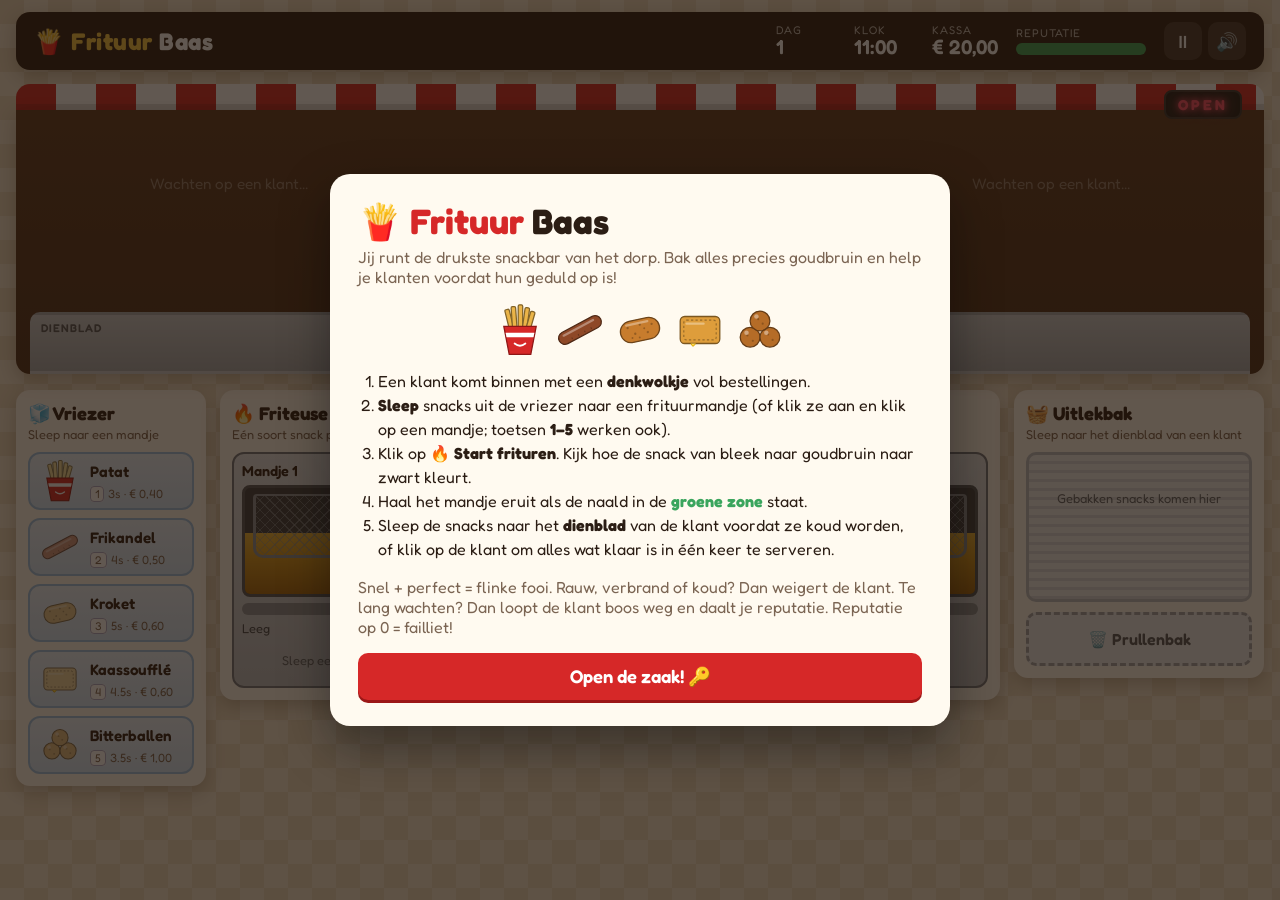
<file: index.html>
<!doctype html>
<html lang="nl">
<head>
  <meta charset="utf-8">
  <meta name="viewport" content="width=device-width, initial-scale=1">
  <title>Frituur Baas</title>
  <meta name="description" content="Run je eigen snackbar: frituur patat, frikandellen, kroketten, kaassoufflés en bitterballen precies goudbruin en help je klanten op tijd.">
  <link rel="preconnect" href="https://fonts.googleapis.com">
  <link rel="preconnect" href="https://fonts.gstatic.com" crossorigin>
  <link href="https://fonts.googleapis.com/css2?family=Fredoka:wght@400;500;600;700&display=swap" rel="stylesheet">
  <link rel="stylesheet" href="style.css">
</head>
<body>
  <div id="app">
    <header class="hud">
      <div class="brand">🍟 Frituur <span>Baas</span></div>
      <div class="stat"><span class="label">Dag</span><span class="value" id="hud-day">1</span></div>
      <div class="stat"><span class="label">Klok</span><span class="value" id="hud-clock">11:00</span></div>
      <div class="stat"><span class="label">Kassa</span><span class="value" id="hud-money">€ 20,00</span></div>
      <div class="stat rep">
        <span class="label">Reputatie</span>
        <div class="repbar"><div id="hud-rep"></div></div>
      </div>
      <div class="hud-buttons">
        <button class="iconbtn" data-act="pause" title="Pauze (P)">⏸</button>
        <button class="iconbtn" data-act="mute" id="btn-mute" title="Geluid aan/uit">🔊</button>
      </div>
    </header>

    <section class="counter">
      <div class="awning"></div>
      <div class="counter-top">
        <div id="open-sign" class="open-sign">OPEN</div>
        <div id="customers" class="customers"></div>
      </div>
    </section>

    <section class="kitchen">
      <div class="panel stock-panel">
        <h2>🧊 Vriezer</h2>
        <p class="panel-sub">Sleep naar een mandje</p>
        <div id="stock" class="stock"></div>
      </div>

      <div class="panel fryer-panel">
        <h2>🔥 Friteuse</h2>
        <p class="panel-sub">Eén soort snack per mandje · haal eruit in de <b class="ok">groene</b> zone</p>
        <div id="baskets" class="baskets"></div>
      </div>

      <div class="panel holding-panel">
        <h2>🧺 Uitlekbak</h2>
        <p class="panel-sub">Sleep naar het dienblad van een klant</p>
        <div id="holding" class="holding" data-drop="holding"></div>
        <div id="trash" class="trash" data-drop="trash">🗑️ Prullenbak</div>
      </div>
    </section>

    <div id="hint" class="hint"></div>
    <a class="mobile-link" href="mobile.html">📱 Op je telefoon? Speel de mobiele versie</a>
  </div>

  <div id="toasts" class="toasts" aria-live="polite"></div>
  <div id="overlay" class="overlay"></div>

  <script src="game.js"></script>
</body>
</html>
</file>
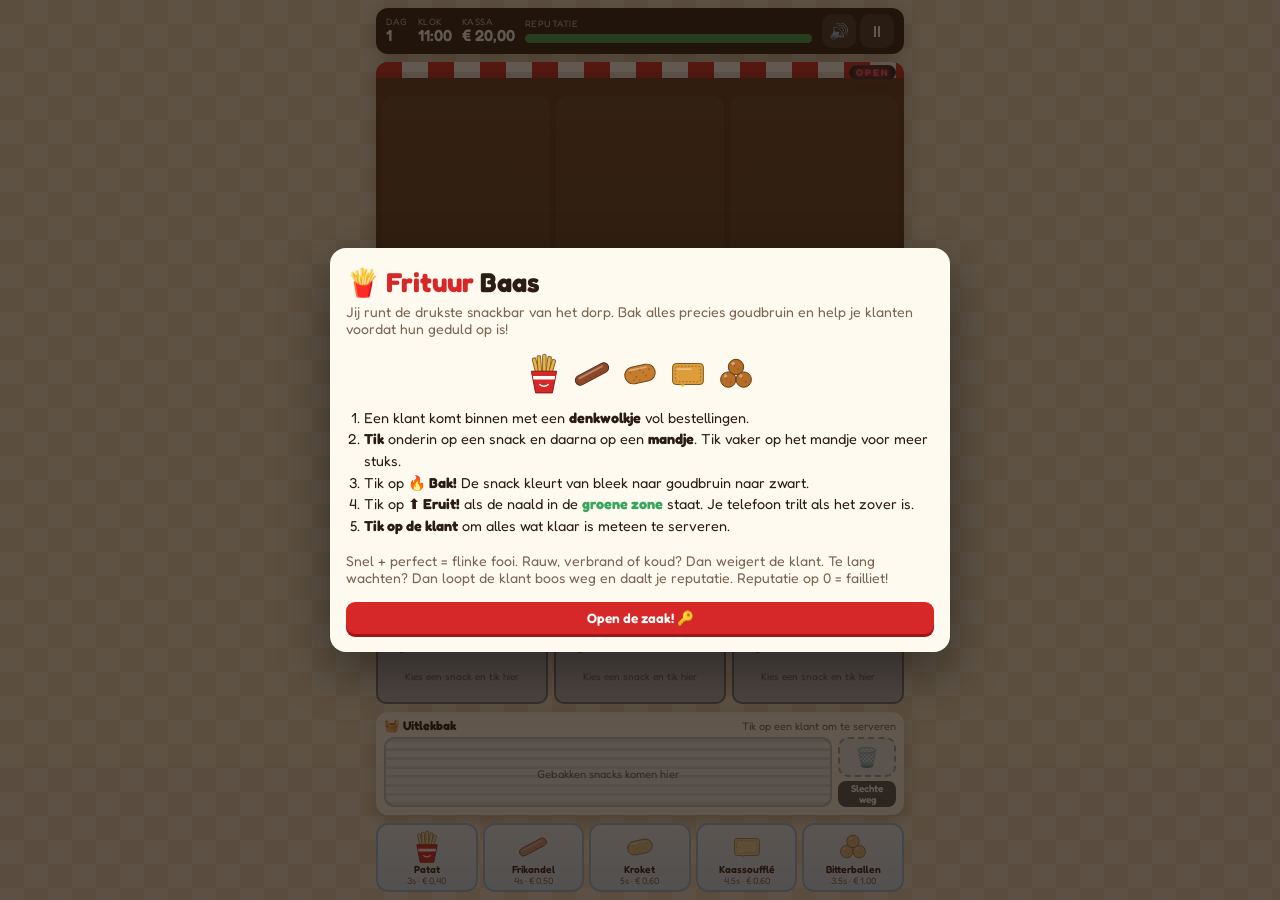
<file: mobile.html>
<!doctype html>
<html lang="nl">
<head>
  <meta charset="utf-8">
  <meta name="viewport" content="width=device-width, initial-scale=1, maximum-scale=1, viewport-fit=cover">
  <meta name="theme-color" content="#2b1d14">
  <meta name="apple-mobile-web-app-capable" content="yes">
  <title>Frituur Baas Mobiel</title>
  <meta name="description" content="Frituur Baas voor je telefoon: alles op één scherm, tikken in plaats van slepen.">
  <link rel="preconnect" href="https://fonts.googleapis.com">
  <link rel="preconnect" href="https://fonts.gstatic.com" crossorigin>
  <link href="https://fonts.googleapis.com/css2?family=Fredoka:wght@400;500;600;700&display=swap" rel="stylesheet">
  <link rel="stylesheet" href="style.css">
  <link rel="stylesheet" href="mobile.css">
</head>
<body class="mobile">
  <div id="app" class="m-app">
    <header class="hud">
      <div class="stat"><span class="label">Dag</span><span class="value" id="hud-day">1</span></div>
      <div class="stat"><span class="label">Klok</span><span class="value" id="hud-clock">11:00</span></div>
      <div class="stat"><span class="label">Kassa</span><span class="value" id="hud-money">€ 20,00</span></div>
      <div class="stat rep"><span class="label">Reputatie</span><div class="repbar"><div id="hud-rep"></div></div></div>
      <div class="hud-buttons">
        <button class="iconbtn" data-act="mute" id="btn-mute" aria-label="Geluid aan/uit">🔊</button>
        <button class="iconbtn" data-act="pause" aria-label="Pauze">⏸</button>
      </div>
    </header>

    <section class="counter">
      <div class="awning"><div id="open-sign" class="open-sign">OPEN</div></div>
      <div id="customers" class="customers"></div>
    </section>

    <section class="fryer">
      <div id="baskets" class="baskets"></div>
    </section>

    <section class="holding-bar">
      <div class="hb-head"><b>🧺 Uitlekbak</b><span>Tik op een klant om te serveren</span></div>
      <div class="hb-row">
        <div id="holding" class="holding" data-drop="holding"></div>
        <div class="hb-actions">
          <div id="trash" class="trash" data-drop="trash" aria-label="Prullenbak">🗑️</div>
          <button class="trashbad" data-act="trashbad">Slechte<br>weg</button>
        </div>
      </div>
    </section>

    <nav class="stockbar">
      <div id="stock" class="stock"></div>
    </nav>

    <div id="hint" class="hint"></div>
  </div>

  <div id="toasts" class="toasts" aria-live="polite"></div>
  <div id="overlay" class="overlay"></div>

  <script src="game.js"></script>
</body>
</html>
</file>
<file: style.css>
:root {
  --bg: #2b1d14;
  --tile-a: #f4ead7;
  --tile-b: #eadcc2;
  --panel: #fffaf0;
  --ink: #2b1d14;
  --muted: #7b6553;
  --red: #d62828;
  --red-dark: #9b1717;
  --yellow: #f7c948;
  --green: #3aa55d;
  --orange: #f08a24;
  --steel: #b9c0c7;
  --steel-dark: #6f7780;
  --oil: #d99a1e;
  --shadow: 0 6px 18px rgba(40, 20, 5, .25);
  --radius: 14px;
  font-family: "Fredoka", system-ui, -apple-system, "Segoe UI", sans-serif;
  color: var(--ink);
}

* { box-sizing: border-box; }

html, body { margin: 0; min-height: 100%; }

body {
  background:
    repeating-conic-gradient(var(--tile-a) 0 25%, var(--tile-b) 0 50%) 0 0 / 48px 48px;
  background-color: var(--tile-a);
  overflow-x: hidden;
  user-select: none;
  -webkit-user-select: none;
}

button { font: inherit; cursor: pointer; }

#app {
  max-width: 1280px;
  margin: 0 auto;
  padding: 12px 16px 60px;
}

/* ---------- HUD ---------- */
.hud {
  display: flex;
  align-items: center;
  gap: 18px;
  flex-wrap: wrap;
  background: var(--bg);
  color: #fff;
  padding: 10px 18px;
  border-radius: var(--radius);
  box-shadow: var(--shadow);
}
.brand { font-size: 1.5rem; font-weight: 700; color: var(--yellow); letter-spacing: .5px; margin-right: auto; }
.brand span { color: #fff; }
.stat { display: flex; flex-direction: column; line-height: 1.1; min-width: 60px; }
.stat .label { font-size: .7rem; text-transform: uppercase; opacity: .7; letter-spacing: 1px; }
.stat .value { font-size: 1.25rem; font-weight: 600; font-variant-numeric: tabular-nums; }
.stat .value.neg { color: #ff7b7b; }
.repbar { width: 130px; height: 12px; background: rgba(255,255,255,.15); border-radius: 6px; overflow: hidden; margin-top: 4px; }
#hud-rep { height: 100%; width: 100%; background: var(--green); transition: width .3s, background .3s; }
.hud-buttons { display: flex; gap: 6px; }
.iconbtn { background: rgba(255,255,255,.12); border: 0; color: #fff; width: 38px; height: 38px; border-radius: 10px; font-size: 1.1rem; }
.iconbtn:hover { background: rgba(255,255,255,.25); }

/* ---------- Counter / customers ---------- */
.counter { margin-top: 14px; position: relative; }
.awning {
  height: 26px;
  border-radius: var(--radius) var(--radius) 0 0;
  background: repeating-linear-gradient(90deg, var(--red) 0 40px, #fff 40px 80px);
  box-shadow: inset 0 -6px 0 rgba(0,0,0,.12);
}
.counter-top {
  position: relative;
  background: linear-gradient(#5b3a24, #4a2f1d);
  padding: 14px 14px 0;
  border-radius: 0 0 var(--radius) var(--radius);
  box-shadow: var(--shadow);
}
.open-sign {
  position: absolute; top: -20px; right: 22px;
  background: #1a1a1a; color: #ff4d6d; font-weight: 700; letter-spacing: 3px;
  padding: 4px 12px; border-radius: 8px; border: 2px solid #333;
  text-shadow: 0 0 6px #ff4d6d, 0 0 14px #ff4d6d;
  font-size: .9rem; z-index: 2;
}
.open-sign.closed { color: #777; text-shadow: none; }

.customers {
  display: grid;
  grid-template-columns: repeat(3, 1fr);
  gap: 14px;
}

.cust-slot {
  position: relative;
  min-height: 250px;
  display: flex;
  flex-direction: column;
  justify-content: flex-end;
  border-radius: 12px 12px 0 0;
}
.slot-empty {
  flex: 1; display: flex; align-items: center; justify-content: center;
  color: rgba(255,255,255,.35); font-size: .95rem; text-align: center; padding-bottom: 70px;
}

.customer {
  position: relative;
  display: flex; flex-direction: column; align-items: center;
  animation: walkIn .6s ease-out;
}
.customer.leaving { animation: walkOut .8s ease-in forwards; }
@keyframes walkIn { from { transform: translateX(-60px); opacity: 0; } to { transform: none; opacity: 1; } }
@keyframes walkOut { to { transform: translateX(80px); opacity: 0; } }

.thought {
  position: relative;
  background: #fff;
  border-radius: 18px;
  padding: 8px 10px;
  box-shadow: 0 3px 0 rgba(0,0,0,.12);
  display: flex; flex-direction: column; gap: 2px;
  min-width: 150px;
  margin-bottom: 12px;
}
.thought::after, .thought::before {
  content: ""; position: absolute; background: #fff; border-radius: 50%;
}
.thought::after { width: 14px; height: 14px; bottom: -12px; left: 46%; }
.thought::before { width: 8px; height: 8px; bottom: -22px; left: 52%; }
.oline { display: flex; align-items: center; gap: 6px; font-size: .95rem; font-weight: 500; }
.oline .ic { width: 30px; height: 30px; flex: none; }
.oline .q { font-variant-numeric: tabular-nums; font-weight: 700; min-width: 30px; }
.oline.done { color: var(--green); }
.oline.done .nm::after { content: " ✓"; }

.person { position: relative; font-size: 3.2rem; line-height: 1; }
.person .mood { position: absolute; right: -18px; top: -4px; font-size: 1.3rem; }
.cname { color: #fff; font-weight: 600; font-size: .9rem; margin-top: 2px; }
.patience { width: 120px; height: 9px; border-radius: 5px; background: rgba(0,0,0,.35); overflow: hidden; margin: 4px 0 8px; }
.patience .fill { height: 100%; width: 100%; background: var(--green); }

.speech {
  position: absolute; top: -8px; left: 50%; transform: translate(-50%, -100%);
  background: var(--yellow); color: var(--ink); font-weight: 600; font-size: .85rem;
  padding: 6px 10px; border-radius: 10px; white-space: nowrap; z-index: 5;
  box-shadow: 0 3px 8px rgba(0,0,0,.25);
  animation: pop .25s ease-out;
}
.speech.bad { background: #ffb4b4; }
.speech.hidden { display: none; }
@keyframes pop { from { transform: translate(-50%, -100%) scale(.6); } to { transform: translate(-50%, -100%) scale(1); } }

.tray {
  background: linear-gradient(#c9ced3, #a4abb2);
  border-radius: 10px 10px 0 0;
  min-height: 62px;
  padding: 6px 8px;
  border: 3px dashed transparent;
  transition: border-color .15s, background .15s;
}
.tray-label { font-size: .7rem; text-transform: uppercase; letter-spacing: 1px; color: #50565c; font-weight: 600; }
.tray-items { display: flex; flex-wrap: wrap; gap: 2px; }
.tray-items .snack { width: 30px; height: 30px; }

.float-money {
  position: absolute; left: 50%; top: 40%;
  transform: translateX(-50%);
  font-weight: 700; font-size: 1.4rem; color: #7dff9b;
  text-shadow: 0 2px 0 #1b5e2d, 0 0 10px rgba(0,0,0,.4);
  pointer-events: none; white-space: nowrap; z-index: 6;
  animation: floatUp 1.6s ease-out forwards;
}
.float-money small { display: block; font-size: .85rem; text-align: center; color: #fff5b0; }
@keyframes floatUp { to { transform: translate(-50%, -70px); opacity: 0; } }

/* ---------- Kitchen ---------- */
.kitchen {
  margin-top: 16px;
  display: grid;
  grid-template-columns: 190px 1fr 250px;
  gap: 14px;
  align-items: start;
}
.panel {
  background: var(--panel);
  border-radius: var(--radius);
  padding: 12px;
  box-shadow: var(--shadow);
}
.panel h2 { margin: 0; font-size: 1.15rem; }
.panel-sub { margin: 2px 0 10px; font-size: .8rem; color: var(--muted); }
.panel-sub .ok { color: var(--green); }

.stock { display: flex; flex-direction: column; gap: 8px; }
.stock-item {
  display: grid; grid-template-columns: 44px 1fr; grid-template-rows: auto auto;
  column-gap: 8px; align-items: center;
  background: linear-gradient(#e8f4ff, #cfe6fa);
  border: 2px solid #9cc4e6;
  border-radius: 12px; padding: 5px 8px;
  cursor: grab; touch-action: none;
  transition: transform .1s, box-shadow .1s;
}
.stock-item:hover { transform: translateY(-2px); box-shadow: 0 4px 10px rgba(0,0,0,.12); }
.stock-item .snack { grid-row: span 2; width: 44px; height: 44px; }
.stock-item .nm { font-weight: 600; font-size: .95rem; }
.stock-item .meta { font-size: .75rem; color: var(--muted); }
.stock-item kbd { font: inherit; font-size: .7rem; background: #fff; border: 1px solid #aac; border-radius: 4px; padding: 0 4px; margin-right: 4px; }

.selected { outline: 3px solid var(--orange) !important; outline-offset: 2px; box-shadow: 0 0 0 6px rgba(240,138,36,.25) !important; }

.baskets { display: grid; grid-template-columns: repeat(auto-fit, minmax(160px, 1fr)); gap: 12px; }

.basket {
  background: linear-gradient(#dfe3e7, #b8bec5);
  border: 2px solid var(--steel-dark);
  border-radius: 12px;
  padding: 8px;
  display: flex; flex-direction: column; gap: 6px;
  transition: box-shadow .2s, border-color .2s;
}
.bhead { display: flex; justify-content: space-between; align-items: center; font-weight: 600; font-size: .9rem; }
.bstatus { font-size: .8rem; font-weight: 700; }
.basket.is-perfect { border-color: var(--green); box-shadow: 0 0 0 4px rgba(58,165,93,.35), 0 0 18px rgba(58,165,93,.6); }
.basket.is-perfect .bstatus { color: var(--green); }
.basket.is-burnt { border-color: var(--red); animation: alarm .5s infinite alternate; }
.basket.is-burnt .bstatus { color: var(--red); }
@keyframes alarm { to { box-shadow: 0 0 0 5px rgba(214,40,40,.45); } }

.vat {
  position: relative; height: 112px; border-radius: 8px; overflow: hidden;
  background: #3a3f44;
  border: 3px solid #50565c;
}
.oil {
  position: absolute; left: 0; right: 0; bottom: 0; height: 58%;
  background: linear-gradient(#f0b93a, var(--oil) 40%, #a86a10);
}
.bubbles { position: absolute; inset: 0; opacity: 0; }
.state-frying .bubbles {
  opacity: 1;
  background:
    radial-gradient(circle, rgba(255,255,220,.9) 0 2px, transparent 3px) 0 0 / 18px 16px,
    radial-gradient(circle, rgba(255,255,220,.7) 0 3px, transparent 4px) 7px 5px / 26px 22px;
  animation: bubble .5s linear infinite;
}
@keyframes bubble { to { background-position: 0 -16px, 7px -17px; } }

.wire {
  position: absolute; left: 8px; right: 8px; top: 6px; height: 64px;
  border: 3px solid #8a9199; border-top-width: 2px; border-radius: 4px 4px 10px 10px;
  background: repeating-linear-gradient(45deg, transparent 0 6px, rgba(138,145,153,.55) 6px 7px),
              repeating-linear-gradient(-45deg, transparent 0 6px, rgba(138,145,153,.55) 6px 7px);
  display: flex; flex-wrap: wrap; align-content: flex-end; justify-content: center; gap: 0 2px;
  padding: 2px;
  transition: transform .45s cubic-bezier(.5,1.6,.5,1);
}
.state-frying .wire { transform: translateY(26px); }
.wire .snack { width: 36px; height: 36px; }
.vat::after {
  content: ""; position: absolute; left: 0; right: 0; bottom: 0; height: 22%;
  background: linear-gradient(rgba(240,185,58,.45), rgba(168,106,16,.6));
  pointer-events: none; opacity: 0; transition: opacity .3s;
}
.state-frying .vat::after { opacity: 1; }

.cookbar { position: relative; display: flex; height: 12px; border-radius: 6px; overflow: hidden; background: #8b9299; }
.cookbar .z-raw { background: #e6d9b0; }
.cookbar .z-ok { background: var(--green); }
.cookbar .z-burn { background: #3a2012; }
.needle { position: absolute; top: -2px; bottom: -2px; width: 4px; margin-left: -2px; left: 0; background: #fff; border: 1px solid #000; border-radius: 2px; }
.bmeta { font-size: .8rem; color: #3e454c; }
.bactions { display: flex; gap: 6px; min-height: 36px; }
.empty-hint { font-size: .8rem; color: #5c636a; align-self: center; margin: auto; text-align: center; }

.btn {
  flex: 1; border: 0; border-radius: 10px; padding: 7px 10px;
  font-weight: 600; color: #fff; background: var(--red);
  box-shadow: 0 3px 0 var(--red-dark);
  transition: transform .05s, box-shadow .05s;
}
.btn:active { transform: translateY(2px); box-shadow: 0 1px 0 var(--red-dark); }
.btn.out { background: var(--green); box-shadow: 0 3px 0 #23703c; }
.btn.small { flex: none; width: 38px; padding: 7px 0; background: #6f7780; box-shadow: 0 3px 0 #4b5158; }
.btn:disabled { opacity: .45; cursor: not-allowed; }

.holding {
  min-height: 150px;
  background: repeating-linear-gradient(0deg, #d7dbdf 0 3px, #eef0f2 3px 9px);
  border: 3px solid var(--steel);
  border-radius: 10px;
  padding: 6px;
  display: grid; grid-template-columns: repeat(auto-fill, minmax(52px, 1fr)); gap: 6px;
  align-content: start;
}
.holding .empty-hint { grid-column: 1 / -1; padding: 30px 0; }
.item {
  position: relative; background: #fff; border-radius: 8px; padding: 3px 3px 5px;
  box-shadow: 0 2px 4px rgba(0,0,0,.15);
  cursor: grab; touch-action: none;
  display: flex; flex-direction: column; align-items: center;
}
.item .snack { width: 42px; height: 42px; }
.item.cold .snack { filter: saturate(.4) brightness(1.05) hue-rotate(-20deg); }
.temp { width: 100%; height: 5px; border-radius: 3px; background: #ddd; overflow: hidden; }
.temp > div { height: 100%; background: var(--red); }
.tag {
  position: absolute; top: -6px; left: 50%; transform: translateX(-50%);
  font-size: .6rem; font-weight: 700; padding: 0 4px; border-radius: 4px; color: #fff; white-space: nowrap;
}
.tag:empty { display: none; }
.tag.raw { background: #c9a227; }
.tag.burnt { background: #222; }
.tag.cold { background: #3b82c4; }
.tag.perfect { background: var(--green); }

.trash {
  margin-top: 10px; padding: 14px; text-align: center; font-weight: 600;
  border: 3px dashed #a0a6ac; border-radius: 10px; color: #50565c; background: #eceff1;
  transition: all .15s;
}

/* drop-target hints */
body[data-mode="stock"] .basket { border-style: dashed; border-color: var(--orange); }
body[data-mode="item"] .cust-slot.has-customer .tray { border-color: var(--orange); background: linear-gradient(#e0e4e8, #bfc6cc); }
body[data-mode="item"] .trash { border-color: var(--orange); }
.basket.over, .cust-slot.over .tray, .trash.over { border-color: var(--green) !important; border-style: solid !important; background: #d9f7e2 !important; transform: scale(1.03); }

.ghost {
  position: fixed; left: 0; top: 0; width: 58px; height: 58px; pointer-events: none; z-index: 100;
  transform: translate(-50%, -50%) scale(1.15);
  filter: drop-shadow(0 6px 8px rgba(0,0,0,.35));
}
.ghost .snack { width: 100%; height: 100%; }
body.dragging, body.dragging * { cursor: grabbing !important; }

.hint {
  position: fixed; left: 50%; bottom: 14px; transform: translateX(-50%);
  background: var(--bg); color: #fff; padding: 8px 16px; border-radius: 20px;
  font-size: .9rem; box-shadow: var(--shadow); z-index: 20; max-width: calc(100vw - 32px); text-align: center;
}
.hint:empty { display: none; }

.toasts { position: fixed; top: 80px; left: 50%; transform: translateX(-50%); display: flex; flex-direction: column; gap: 6px; z-index: 50; pointer-events: none; align-items: center; }
.toast { background: #fff; color: var(--ink); padding: 8px 16px; border-radius: 12px; box-shadow: var(--shadow); font-weight: 600; animation: toastIn .25s ease-out, toastOut .4s ease-in 2.2s forwards; max-width: calc(100vw - 32px); }
.toast.bad { background: #ffe1e1; color: #8b1a1a; }
.toast.good { background: #dcf7e3; color: #1b5e2d; }
@keyframes toastIn { from { transform: translateY(-10px); opacity: 0; } }
@keyframes toastOut { to { transform: translateY(-10px); opacity: 0; } }

/* ---------- Overlay ---------- */
.overlay {
  position: fixed; inset: 0; background: rgba(30, 18, 8, .7);
  display: none; align-items: center; justify-content: center; z-index: 200; padding: 16px;
  overflow-y: auto;
}
.overlay.show { display: flex; }
.card {
  background: var(--panel); border-radius: 20px; padding: 26px 28px; max-width: 620px; width: 100%;
  box-shadow: 0 20px 50px rgba(0,0,0,.4); animation: pop2 .3s ease-out; margin: auto;
}
@keyframes pop2 { from { transform: scale(.9); opacity: 0; } }
.card h1 { margin: 0 0 4px; font-size: 2.2rem; color: var(--red); }
.card h1 span { color: var(--ink); }
.card .lead { color: var(--muted); margin: 0 0 16px; }
.card ol, .card ul { padding-left: 20px; margin: 8px 0 16px; line-height: 1.5; }
.card .big { font-size: 1.15rem; padding: 12px; width: 100%; }
.card .snackrow { display: flex; justify-content: center; gap: 6px; margin: 6px 0 12px; }
.card .snackrow .snack { width: 54px; height: 54px; }
.statgrid { display: grid; grid-template-columns: 1fr auto; gap: 4px 16px; margin: 10px 0 16px; }
.statgrid .v { text-align: right; font-weight: 600; font-variant-numeric: tabular-nums; }
.statgrid .total { border-top: 2px solid #ddd; padding-top: 6px; font-size: 1.15rem; }
.shop { display: grid; gap: 8px; margin: 10px 0 18px; }
.upg { display: grid; grid-template-columns: 40px 1fr auto; gap: 10px; align-items: center; background: #fff; border-radius: 12px; padding: 8px 10px; border: 2px solid #eadcc2; }
.upg .ico { font-size: 1.7rem; text-align: center; }
.upg .d { font-size: .8rem; color: var(--muted); }
.upg .btn { flex: none; padding: 6px 12px; }
.upg.owned { opacity: .6; }
.best { font-size: .85rem; color: var(--muted); text-align: center; margin-top: 10px; }

.snack { display: block; overflow: visible; }

/* ---------- Responsive ---------- */
.mobile-link { display: none; }
@media (max-width: 700px) {
  .mobile-link {
    display: block; margin-top: 12px; padding: 12px; text-align: center; font-weight: 600;
    background: var(--red); color: #fff; border-radius: 12px; text-decoration: none; box-shadow: var(--shadow);
  }
  #app > .mobile-link { order: -1; }
}

@media (max-width: 960px) {
  .kitchen { grid-template-columns: 1fr 1fr; }
  .fryer-panel { grid-column: 1 / -1; order: -1; }
}
@media (max-width: 640px) {
  #app { padding: 8px 10px 60px; }
  .hud { gap: 10px; padding: 8px 12px; }
  .brand { font-size: 1.15rem; width: 100%; }
  .repbar { width: 80px; }
  .customers { gap: 6px; }
  .cust-slot { min-height: 220px; }
  .thought { min-width: 0; padding: 6px; }
  .oline { font-size: .75rem; gap: 3px; }
  .oline .nm { display: none; }
  .oline .ic { width: 24px; height: 24px; }
  .person { font-size: 2.4rem; }
  .patience { width: 80px; }
  .kitchen { grid-template-columns: 1fr; }
  .stock { flex-direction: row; flex-wrap: wrap; }
  .stock-item { flex: 1 1 140px; }
  .baskets { grid-template-columns: repeat(auto-fit, minmax(100px, 1fr)); gap: 6px; }
  .basket { padding: 6px; }
  .vat { height: 90px; }
  .wire { height: 52px; left: 4px; right: 4px; }
  .state-frying .wire { transform: translateY(22px); }
  .wire .snack { width: 26px; height: 26px; }
  .bhead { font-size: .8rem; flex-direction: column; align-items: flex-start; min-height: 32px; }
  .bstatus { font-size: .7rem; }
  .btn { padding: 6px 4px; font-size: .85rem; }
  .btn.small { width: 30px; }
  .card { padding: 20px 18px; }
}
</file>
<file: mobile.css>
/* Mobiele versie: alles op één scherm, tikken in plaats van slepen.
   Wordt ná style.css geladen; .mobile-selectors winnen van de desktop-regels. */

html, body.mobile { height: 100%; }

body.mobile {
  overflow: hidden;
  overscroll-behavior: none;
  touch-action: manipulation;
  -webkit-tap-highlight-color: transparent;
  background-color: var(--tile-a);
}

body.mobile #app {
  height: 100%;
  max-width: 560px;
  margin: 0 auto;
  display: flex;
  flex-direction: column;
  gap: 8px;
  padding: 8px 16px;
  padding-bottom: max(8px, env(safe-area-inset-bottom, 0px));
}

/* ---------- HUD ---------- */
.mobile .hud {
  flex: none;
  flex-wrap: nowrap;
  gap: 10px;
  padding: 6px 10px;
  border-radius: 12px;
}
.mobile .stat { min-width: 0; }
.mobile .stat .label { font-size: .58rem; letter-spacing: .5px; }
.mobile .stat .value { font-size: 1rem; }
.mobile .stat.rep { flex: 1; min-width: 0; }
.mobile .stat.rep .label { overflow: hidden; text-overflow: ellipsis; white-space: nowrap; }
.mobile .repbar { width: 100%; height: 9px; }
.mobile .hud-buttons { gap: 4px; }
.mobile .iconbtn { width: 34px; height: 34px; font-size: 1rem; }

/* ---------- Klanten ---------- */
.mobile .counter {
  flex: 1 1 auto;
  min-height: 150px;
  margin: 0;
  display: flex;
  flex-direction: column;
  background: linear-gradient(#5b3a24, #4a2f1d);
  border-radius: 12px;
  box-shadow: var(--shadow);
  overflow: hidden;
}
.mobile .awning { position: relative; flex: none; height: 16px; border-radius: 0; background-size: auto; background: repeating-linear-gradient(90deg, var(--red) 0 26px, #fff 26px 52px); }
.mobile .open-sign { top: 3px; right: 8px; font-size: .6rem; padding: 1px 6px; letter-spacing: 2px; border-width: 1px; }
.mobile .customers {
  flex: 1;
  min-height: 0;
  gap: 6px;
  padding: 18px 6px 6px;
  align-items: stretch;
}
.mobile .cust-slot {
  min-height: 0;
  border-radius: 10px;
  background: rgba(255, 255, 255, .05);
  padding: 4px 3px 6px;
  justify-content: flex-end;
  transition: background .15s, outline-color .15s;
}
.mobile .cust-slot.has-customer { background: rgba(255, 255, 255, .1); cursor: pointer; }
.mobile .cust-slot.has-customer:active { background: rgba(255, 255, 255, .2); }
.mobile .slot-empty { padding: 0; font-size: .72rem; }
.mobile .tray { display: none; }

.mobile .thought {
  width: 100%;
  min-width: 0;
  padding: 4px;
  border-radius: 10px;
  margin-bottom: 8px;
  display: grid;
  grid-template-columns: 1fr 1fr;
  gap: 2px;
}
.mobile .thought::after { width: 9px; height: 9px; bottom: -7px; }
.mobile .thought::before { width: 5px; height: 5px; bottom: -13px; }
.mobile .oline { font-size: .72rem; gap: 1px; justify-content: center; }
.mobile .oline .nm { display: none; }
.mobile .oline .ic { width: 22px; height: 22px; }
.mobile .oline .q { min-width: 0; }
.mobile .oline.done { opacity: .55; }
.mobile .oline.done .q::after { content: "✓"; }

.mobile .person { font-size: 2rem; }
.mobile .person .mood { right: -14px; top: -2px; font-size: .95rem; }
.mobile .cname { font-size: .72rem; }
.mobile .patience { width: 88%; height: 7px; margin: 3px 0 0; }
.mobile .speech {
  top: 2px;
  font-size: .68rem;
  white-space: normal;
  width: max-content;
  max-width: 110px;
  text-align: center;
  padding: 4px 6px;
}
.mobile .float-money { font-size: 1.05rem; top: 30%; }
.mobile .float-money small { font-size: .7rem; }

/* ---------- Friteuse ---------- */
.mobile .fryer { flex: none; }
.mobile .baskets {
  display: grid;
  grid-auto-flow: column;
  grid-auto-columns: minmax(0, 1fr);
  grid-template-columns: none;
  gap: 6px;
}
.mobile .basket { padding: 5px; gap: 4px; border-radius: 10px; }
.mobile .bhead > span:first-child { white-space: nowrap; }
.mobile .bhead { flex-direction: row; font-size: .7rem; min-height: 0; gap: 2px; }
.mobile .bstatus { font-size: .62rem; white-space: nowrap; overflow: hidden; text-overflow: ellipsis; }
.mobile .vat { height: 62px; border-width: 2px; }
.mobile .wire { top: 3px; left: 4px; right: 4px; height: 40px; border-width: 2px; }
.mobile .wire .snack { width: 22px; height: 22px; }
.mobile .state-frying .wire { transform: translateY(18px); }
.mobile .cookbar { height: 9px; }
.mobile .bmeta { font-size: .62rem; white-space: nowrap; overflow: hidden; text-overflow: ellipsis; }
.mobile .bmeta span { display: none; }
.mobile .bactions { min-height: 40px; gap: 4px; }
.mobile .btn { padding: 8px 2px; font-size: .85rem; border-radius: 9px; }
.mobile .btn.small { width: 30px; }
.mobile .empty-hint { font-size: .62rem; line-height: 1.2; }
.mobile .basket .empty-hint::before { content: "Kies een snack en tik hier"; }
.mobile .basket .empty-hint { font-size: 0; }
.mobile .basket .empty-hint::before { font-size: .62rem; }

/* ---------- Uitlekbak ---------- */
.mobile .holding-bar {
  flex: none;
  background: var(--panel);
  border-radius: 12px;
  padding: 6px 8px 8px;
  box-shadow: var(--shadow);
}
.mobile .hb-head { display: flex; justify-content: space-between; align-items: baseline; gap: 8px; font-size: .78rem; margin-bottom: 4px; }
.mobile .hb-head span { color: var(--muted); font-size: .68rem; text-align: right; }
.mobile .hb-row { display: flex; gap: 6px; }
.mobile .holding {
  flex: 1;
  min-width: 0;
  min-height: 70px;
  display: flex;
  gap: 5px;
  overflow-x: auto;
  overflow-y: hidden;
  padding: 10px 5px 4px;
  border-width: 2px;
  align-items: flex-start;
  scrollbar-width: thin;
}
.mobile .holding .empty-hint { padding: 12px 0; width: 100%; font-size: .7rem; }
.mobile .item { flex: none; width: 50px; }
.mobile .item .snack { width: 36px; height: 36px; }
.mobile .hb-actions { flex: none; display: flex; flex-direction: column; gap: 4px; width: 58px; }
.mobile .trash { margin: 0; padding: 6px 0; font-size: 1.2rem; border-width: 2px; }
.mobile .trashbad {
  flex: 1;
  border: 0;
  border-radius: 8px;
  background: #50565c;
  color: #fff;
  font-size: .62rem;
  font-weight: 600;
  line-height: 1.1;
}
.mobile .trashbad:active { background: #3a3f44; }

/* ---------- Vriezer (onderbalk) ---------- */
.mobile .stockbar { flex: none; }
.mobile .stock {
  display: grid;
  grid-template-columns: repeat(5, minmax(0, 1fr));
  gap: 5px;
  flex-direction: row;
}
.mobile .stock-item {
  display: flex;
  flex-direction: column;
  align-items: center;
  gap: 0;
  padding: 5px 2px 4px;
  border-radius: 12px;
  text-align: center;
  min-width: 0;
}
.mobile .stock-item:hover { transform: none; box-shadow: none; }
.mobile .stock-item:active { transform: scale(.95); }
.mobile .stock-item .snack { width: 34px; height: 34px; }
.mobile .stock-item .nm { font-size: .64rem; line-height: 1.1; max-width: 100%; overflow: hidden; text-overflow: ellipsis; white-space: nowrap; }
.mobile .stock-item .meta { font-size: .58rem; }
.mobile .stock-item kbd { display: none; }

/* ---------- Selectie & hints ---------- */
.mobile .selected { outline-width: 3px; outline-offset: 1px; }
body.mobile[data-mode="stock"] .basket { border-style: dashed; border-color: var(--orange); }
body.mobile[data-mode="item"] .cust-slot.has-customer { outline: 2px dashed var(--orange); outline-offset: -2px; }
body.mobile[data-mode="item"] .trash { border-color: var(--orange); }
.mobile .cust-slot.over { outline: 3px solid var(--green) !important; }

.mobile .hint { display: none; }
.mobile .toasts {
  top: auto;
  bottom: calc(env(safe-area-inset-bottom, 0px) + 96px);
  width: calc(100% - 32px);
  gap: 4px;
}
.mobile .toasts .toast:not(:last-child) { display: none; }
.mobile .toast { font-size: .8rem; padding: 6px 12px; text-align: center; }

/* ---------- Overlays ---------- */
.mobile .card { padding: 18px 16px; border-radius: 16px; }
.mobile .card h1 { font-size: 1.7rem; }
.mobile .card ol { font-size: .9rem; padding-left: 18px; }
.mobile .card .lead { font-size: .88rem; }
.mobile .card .snackrow .snack { width: 42px; height: 42px; }
.mobile .statgrid { font-size: .9rem; }
.mobile .upg { grid-template-columns: 32px 1fr auto; gap: 8px; padding: 6px 8px; }
.mobile .upg .ico { font-size: 1.4rem; }

@media (max-width: 360px) {
  .mobile .hud { gap: 7px; }
  .mobile .stat .value { font-size: .9rem; }
  .mobile .iconbtn { width: 30px; height: 30px; font-size: .9rem; }
}

/* Korte schermen (bijv. iPhone SE) */
@media (max-height: 640px) {
  body.mobile #app { gap: 5px; padding-top: 5px; }
  .mobile .person { font-size: 1.6rem; }
  .mobile .vat { height: 52px; }
  .mobile .wire { height: 34px; }
  .mobile .state-frying .wire { transform: translateY(14px); }
  .mobile .holding { min-height: 62px; }
  .mobile .stock-item .snack { width: 28px; height: 28px; }
  .mobile .stock-item .meta { display: none; }
}

@media (prefers-reduced-motion: reduce) {
  .mobile *, .mobile *::before, .mobile *::after { animation-duration: .01ms !important; transition-duration: .01ms !important; }
}
</file>
